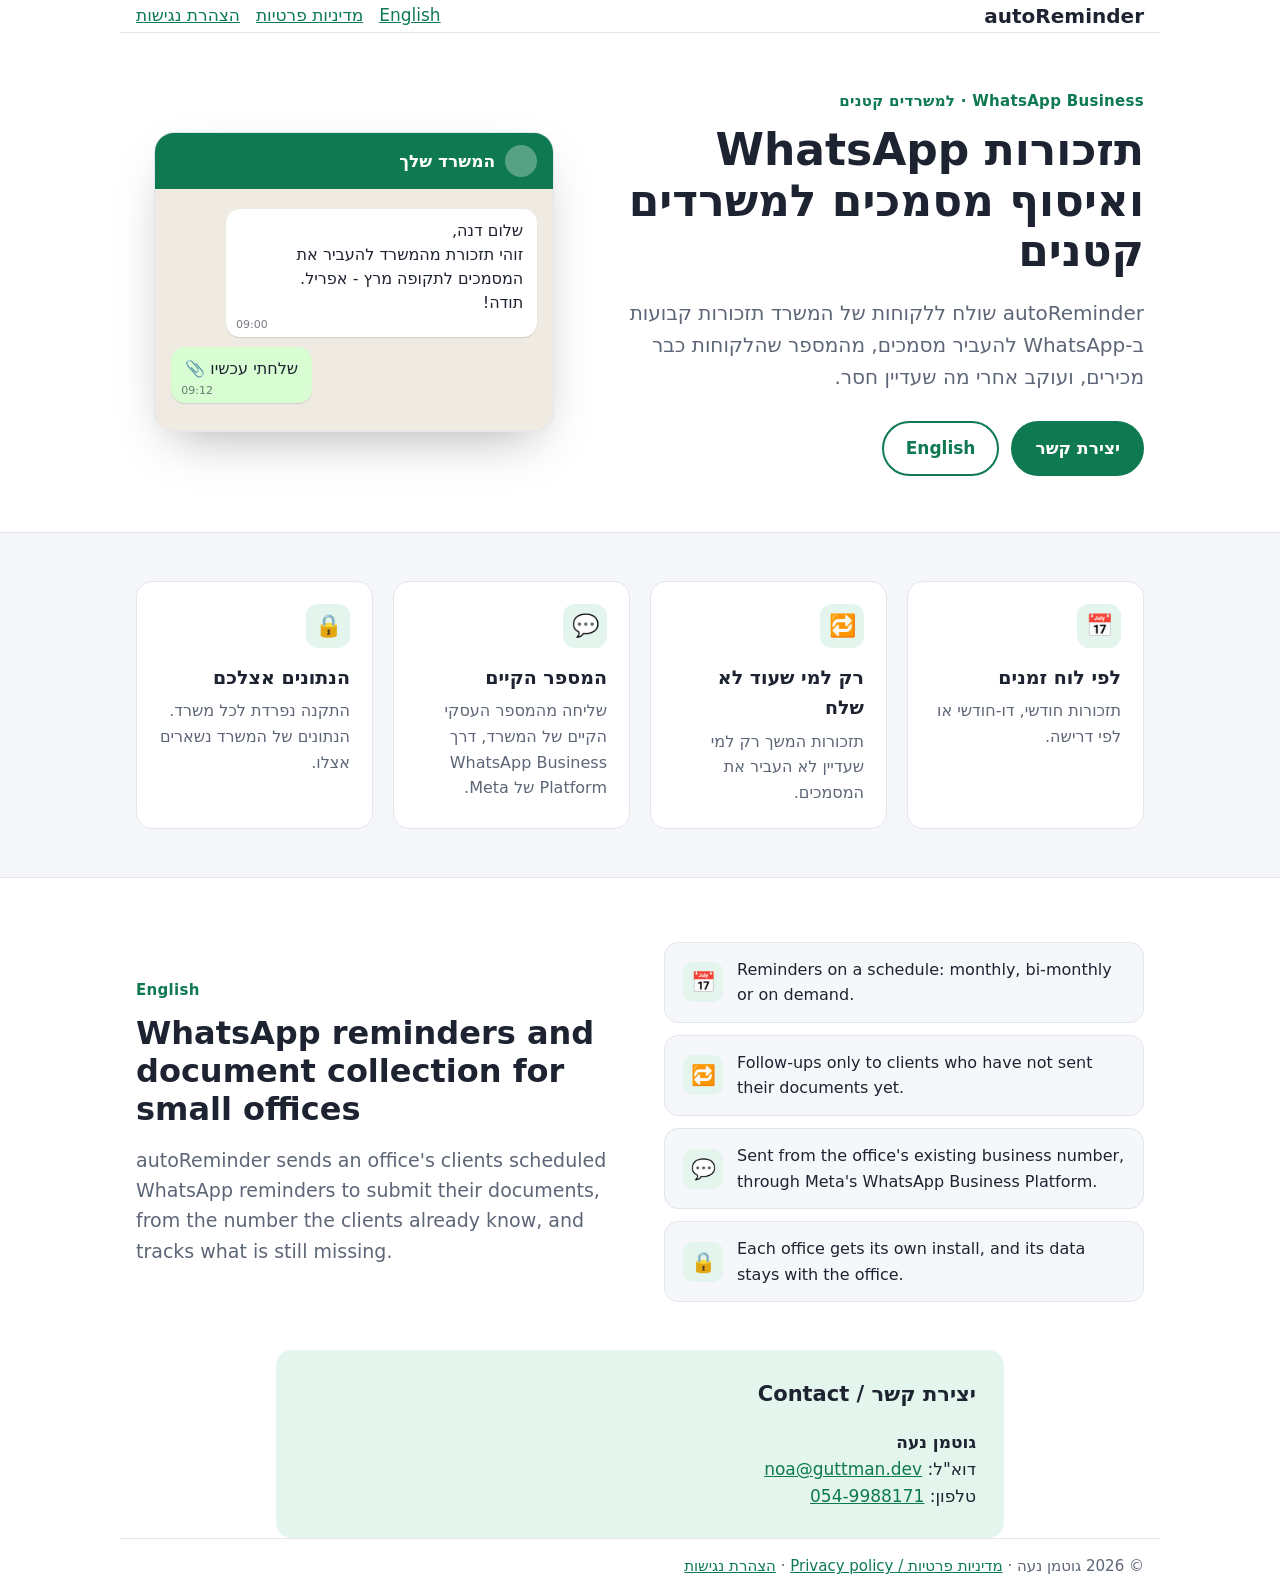
<file: index.html>
<!doctype html>
<html lang="he" dir="rtl">
  <head>
    <meta charset="utf-8" />
    <meta name="viewport" content="width=device-width, initial-scale=1" />
    <title>autoReminder | גוטמן נעה</title>
    <meta
      name="description"
      content="autoReminder: תזכורות WhatsApp ואיסוף מסמכים למשרדים קטנים. WhatsApp reminders and document collection for small offices."
    />
    <link rel="stylesheet" href="styles.css" />
  </head>
  <body>
    <a class="skip-link" href="#main">דילוג לתוכן הראשי</a>
    <header class="wrap">
      <p class="brand"><a href="./">autoReminder</a></p>
      <nav aria-label="ניווט ראשי">
        <a href="#en" lang="en">English</a>
        <a href="privacy.html">מדיניות פרטיות</a>
        <a href="accessibility.html">הצהרת נגישות</a>
      </nav>
    </header>

    <main id="main">
      <section class="hero wrap">
        <div class="hero-text">
          <p class="eyebrow">WhatsApp Business · <span lang="he">למשרדים קטנים</span></p>
          <h1>תזכורות WhatsApp ואיסוף מסמכים למשרדים קטנים</h1>
          <p class="lead">
            autoReminder שולח ללקוחות של המשרד תזכורות קבועות ב-WhatsApp להעביר מסמכים, מהמספר
            שהלקוחות כבר מכירים, ועוקב אחרי מה שעדיין חסר.
          </p>
          <p class="cta-row">
            <a class="button" href="#contact">יצירת קשר</a>
            <a class="button ghost" href="#en" lang="en">English</a>
          </p>
        </div>

        <div class="chat" role="img" aria-label="דוגמה להודעת תזכורת ב-WhatsApp">
          <div class="chat-bar"><span class="avatar" aria-hidden="true"></span>המשרד שלך</div>
          <div class="chat-body">
            <p class="bubble in">
              שלום דנה,<br />זוהי תזכורת מהמשרד להעביר את המסמכים לתקופה מרץ - אפריל.<br />תודה!
              <span class="time">09:00</span>
            </p>
            <p class="bubble out">שלחתי עכשיו 📎<span class="time">09:12</span></p>
          </div>
        </div>
      </section>

      <section class="band">
        <ul class="features wrap">
          <li>
            <span class="icon" aria-hidden="true">📅</span>
            <h2>לפי לוח זמנים</h2>
            <p>תזכורות חודשי, דו-חודשי או לפי דרישה.</p>
          </li>
          <li>
            <span class="icon" aria-hidden="true">🔁</span>
            <h2>רק למי שעוד לא שלח</h2>
            <p>תזכורות המשך רק למי שעדיין לא העביר את המסמכים.</p>
          </li>
          <li>
            <span class="icon" aria-hidden="true">💬</span>
            <h2>המספר הקיים</h2>
            <p>שליחה מהמספר העסקי הקיים של המשרד, דרך WhatsApp Business Platform של Meta.</p>
          </li>
          <li>
            <span class="icon" aria-hidden="true">🔒</span>
            <h2>הנתונים אצלכם</h2>
            <p>התקנה נפרדת לכל משרד. הנתונים של המשרד נשארים אצלו.</p>
          </li>
        </ul>
      </section>

      <section id="en" lang="en" dir="ltr" class="band-en">
        <div class="en wrap">
          <div class="en-text">
            <p class="eyebrow">English</p>
            <h2>WhatsApp reminders and document collection for small offices</h2>
            <p class="lead">
              autoReminder sends an office's clients scheduled WhatsApp reminders to submit their
              documents, from the number the clients already know, and tracks what is still
              missing.
            </p>
          </div>
          <ul class="en-points">
            <li>
              <span class="icon" aria-hidden="true">📅</span>
              <p>Reminders on a schedule: monthly, bi-monthly or on demand.</p>
            </li>
            <li>
              <span class="icon" aria-hidden="true">🔁</span>
              <p>Follow-ups only to clients who have not sent their documents yet.</p>
            </li>
            <li>
              <span class="icon" aria-hidden="true">💬</span>
              <p>Sent from the office's existing business number, through Meta's WhatsApp Business Platform.</p>
            </li>
            <li>
              <span class="icon" aria-hidden="true">🔒</span>
              <p>Each office gets its own install, and its data stays with the office.</p>
            </li>
          </ul>
        </div>
      </section>

      <section id="contact" class="wrap">
        <div class="contact">
          <h2>יצירת קשר <span lang="en">/ Contact</span></h2>
          <p>
            <strong>גוטמן נעה</strong><br />
            דוא"ל: <a href="mailto:noa@guttman.dev">noa@guttman.dev</a><br />
            טלפון: <a href="tel:+972549988171" dir="ltr">054-9988171</a>
          </p>
        </div>
      </section>
    </main>

    <footer class="wrap">
      <p>
        © 2026 גוטמן נעה ·
        <a href="privacy.html">מדיניות פרטיות <span lang="en">/ Privacy policy</span></a> ·
        <a href="accessibility.html">הצהרת נגישות</a>
      </p>
    </footer>
  </body>
</html>
</file>
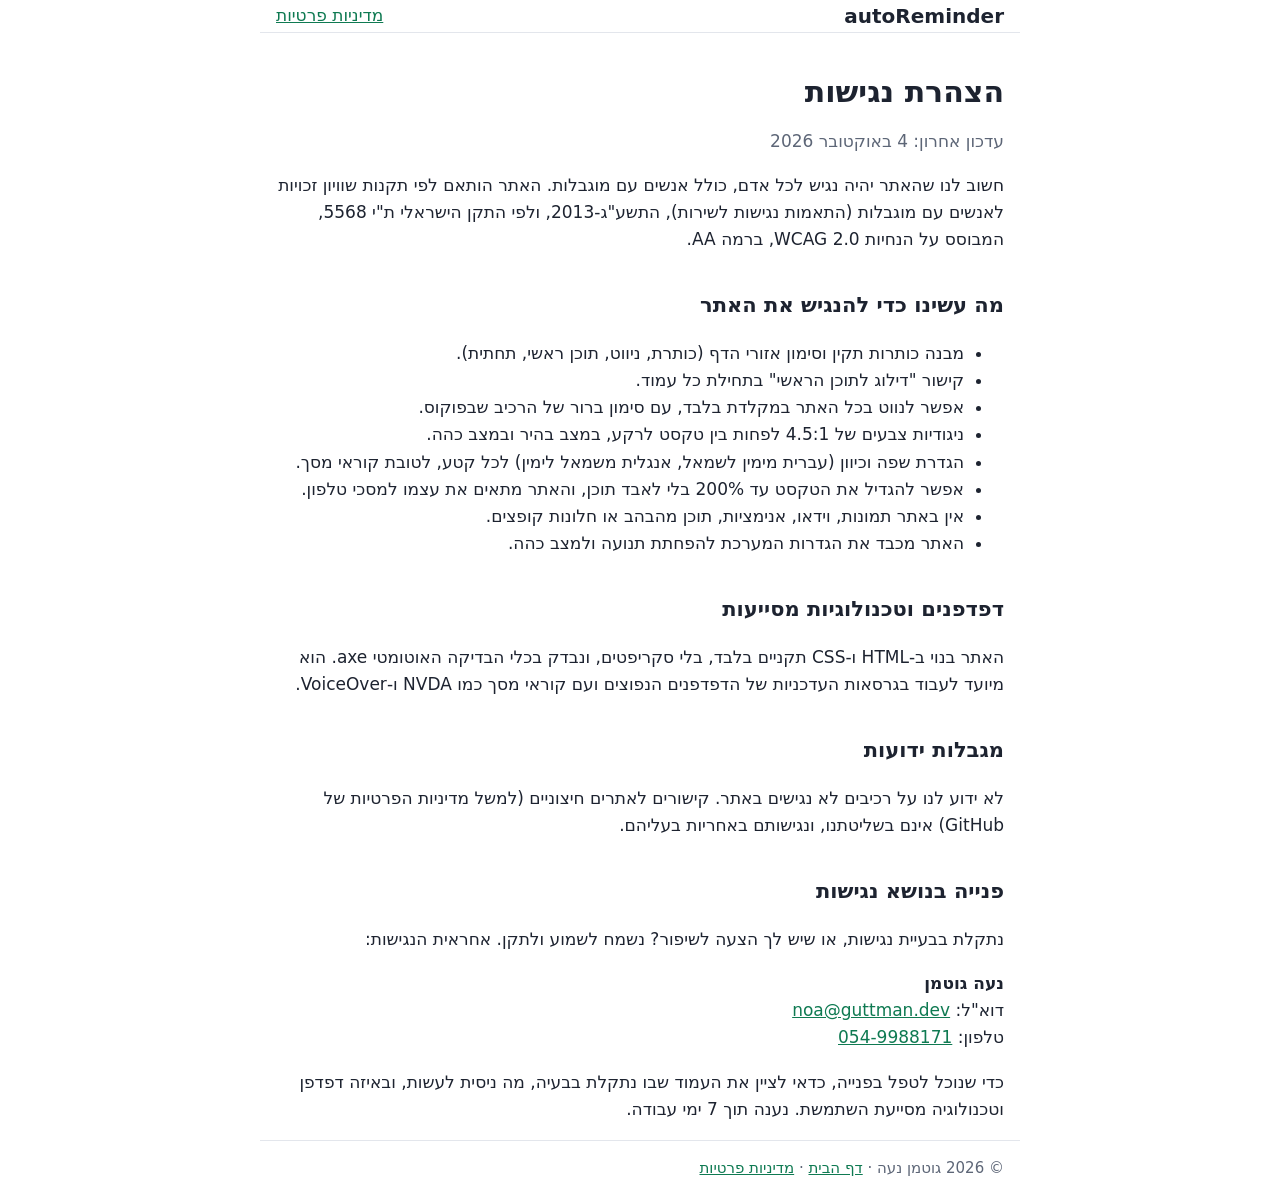
<file: accessibility.html>
<!doctype html>
<html lang="he" dir="rtl">
  <head>
    <meta charset="utf-8" />
    <meta name="viewport" content="width=device-width, initial-scale=1" />
    <title>הצהרת נגישות | autoReminder</title>
    <link rel="stylesheet" href="styles.css" />
  </head>
  <body>
    <a class="skip-link" href="#main">דילוג לתוכן הראשי</a>
    <header class="wrap">
      <p class="brand"><a href="./">autoReminder</a></p>
      <nav aria-label="ניווט ראשי">
        <a href="privacy.html">מדיניות פרטיות</a>
      </nav>
    </header>

    <main id="main" class="wrap">
      <h1>הצהרת נגישות</h1>
      <p class="muted">עדכון אחרון: 4 באוקטובר 2026</p>

      <p>
        חשוב לנו שהאתר יהיה נגיש לכל אדם, כולל אנשים עם מוגבלות. האתר הותאם לפי תקנות שוויון
        זכויות לאנשים עם מוגבלות (התאמות נגישות לשירות), התשע"ג-2013, ולפי התקן הישראלי ת"י 5568,
        המבוסס על הנחיות WCAG 2.0, ברמה AA.
      </p>

      <h2>מה עשינו כדי להנגיש את האתר</h2>
      <ul>
        <li>מבנה כותרות תקין וסימון אזורי הדף (כותרת, ניווט, תוכן ראשי, תחתית).</li>
        <li>קישור "דילוג לתוכן הראשי" בתחילת כל עמוד.</li>
        <li>אפשר לנווט בכל האתר במקלדת בלבד, עם סימון ברור של הרכיב שבפוקוס.</li>
        <li>ניגודיות צבעים של 4.5:1 לפחות בין טקסט לרקע, במצב בהיר ובמצב כהה.</li>
        <li>הגדרת שפה וכיוון (עברית מימין לשמאל, אנגלית משמאל לימין) לכל קטע, לטובת קוראי מסך.</li>
        <li>אפשר להגדיל את הטקסט עד 200% בלי לאבד תוכן, והאתר מתאים את עצמו למסכי טלפון.</li>
        <li>אין באתר תמונות, וידאו, אנימציות, תוכן מהבהב או חלונות קופצים.</li>
        <li>האתר מכבד את הגדרות המערכת להפחתת תנועה ולמצב כהה.</li>
      </ul>

      <h2>דפדפנים וטכנולוגיות מסייעות</h2>
      <p>
        האתר בנוי ב-HTML ו-CSS תקניים בלבד, בלי סקריפטים, ונבדק בכלי הבדיקה האוטומטי axe. הוא
        מיועד לעבוד בגרסאות העדכניות של הדפדפנים הנפוצים ועם קוראי מסך כמו NVDA ו-VoiceOver.
      </p>

      <h2>מגבלות ידועות</h2>
      <p>
        לא ידוע לנו על רכיבים לא נגישים באתר. קישורים לאתרים חיצוניים (למשל מדיניות הפרטיות של
        GitHub) אינם בשליטתנו, ונגישותם באחריות בעליהם.
      </p>

      <h2>פנייה בנושא נגישות</h2>
      <p>
        נתקלת בבעיית נגישות, או שיש לך הצעה לשיפור? נשמח לשמוע ולתקן. אחראית הנגישות:
      </p>
      <p>
        <strong>נעה גוטמן</strong><br />
        דוא"ל: <a href="mailto:noa@guttman.dev">noa@guttman.dev</a><br />
        טלפון: <a href="tel:+972549988171" dir="ltr">054-9988171</a>
      </p>
      <p>
        כדי שנוכל לטפל בפנייה, כדאי לציין את העמוד שבו נתקלת בבעיה, מה ניסית לעשות, ובאיזה דפדפן
        וטכנולוגיה מסייעת השתמשת. נענה תוך 7 ימי עבודה.
      </p>
    </main>

    <footer class="wrap">
      <p>
        © 2026 גוטמן נעה · <a href="./">דף הבית</a> ·
        <a href="privacy.html">מדיניות פרטיות</a>
      </p>
    </footer>
  </body>
</html>
</file>
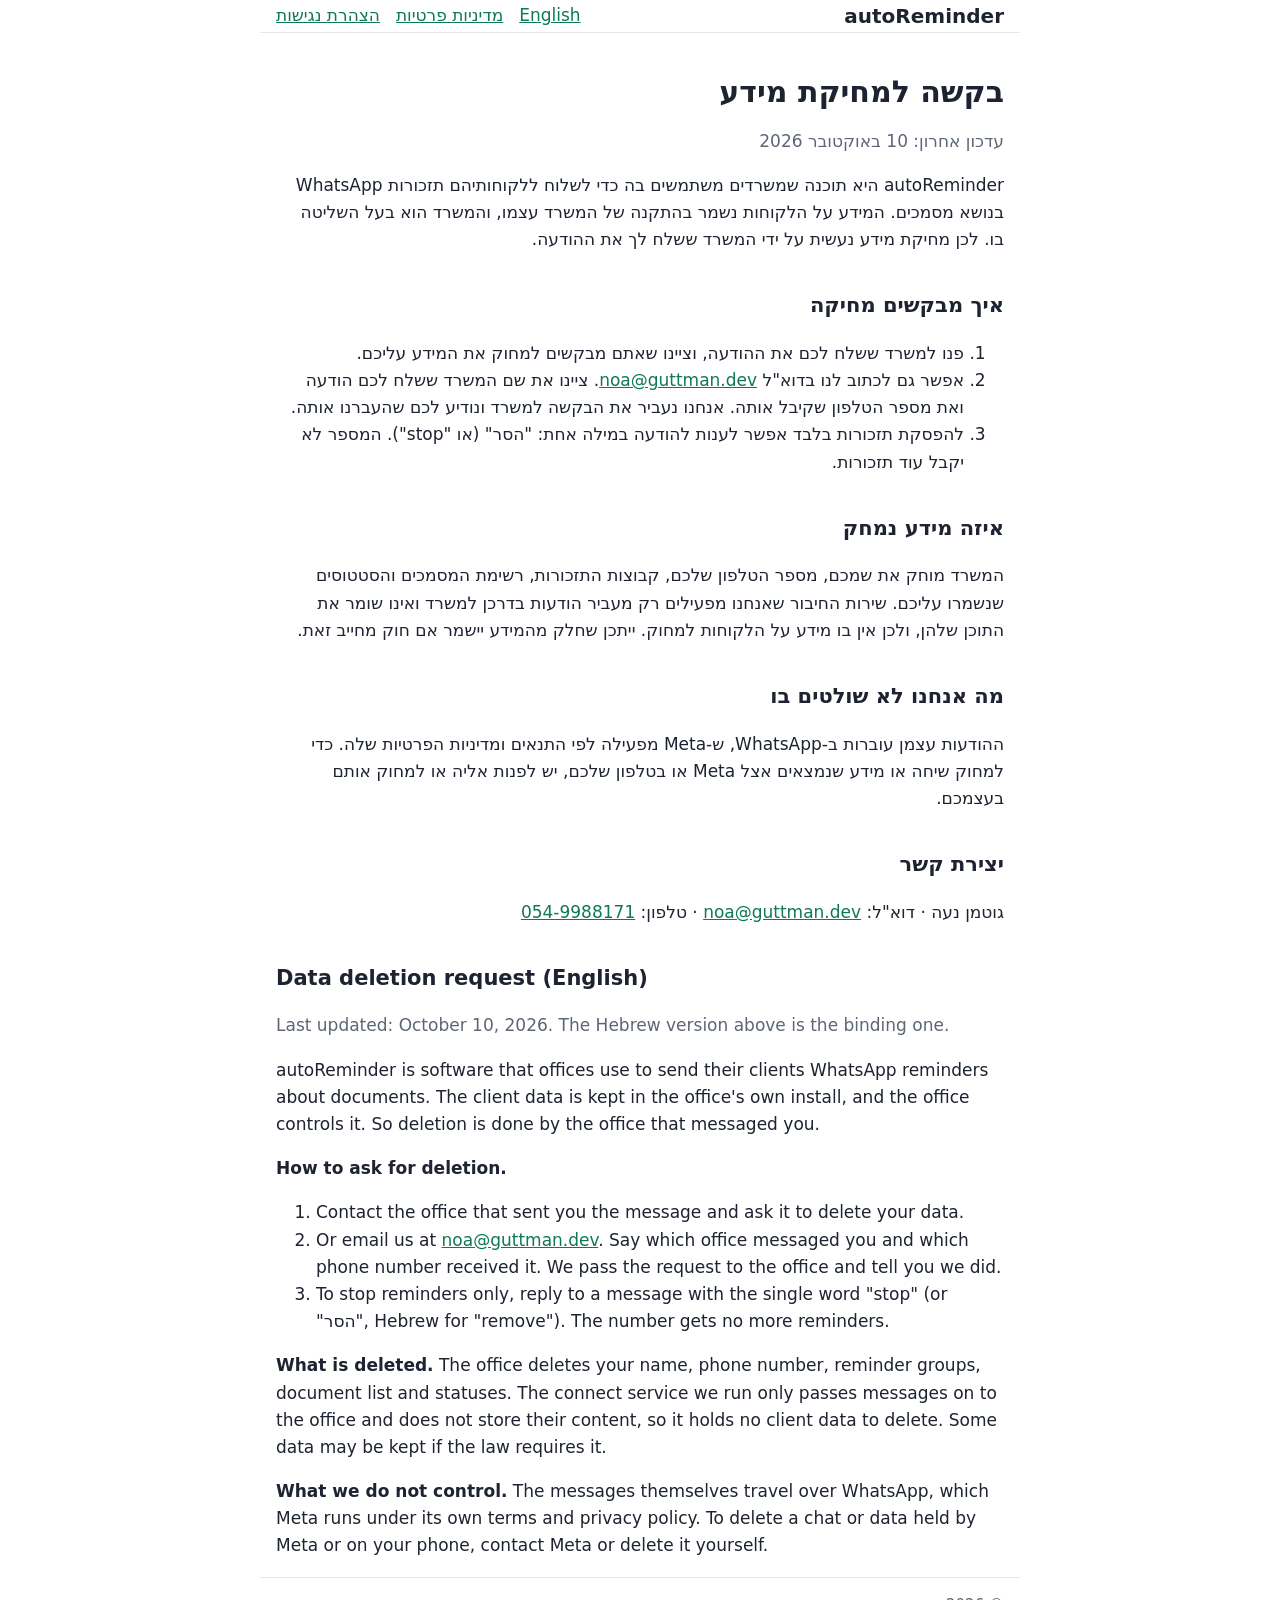
<file: data-deletion.html>
<!doctype html>
<html lang="he" dir="rtl">
  <head>
    <meta charset="utf-8" />
    <meta name="viewport" content="width=device-width, initial-scale=1" />
    <title>בקשה למחיקת מידע | autoReminder</title>
    <link rel="stylesheet" href="styles.css" />
  </head>
  <body>
    <a class="skip-link" href="#main">דילוג לתוכן הראשי</a>
    <header class="wrap">
      <p class="brand"><a href="./">autoReminder</a></p>
      <nav aria-label="ניווט ראשי">
        <a href="#en" lang="en">English</a>
        <a href="privacy.html">מדיניות פרטיות</a>
        <a href="accessibility.html">הצהרת נגישות</a>
      </nav>
    </header>

    <main id="main" class="wrap">
      <h1>בקשה למחיקת מידע</h1>
      <p class="muted">עדכון אחרון: 10 באוקטובר 2026</p>

      <p>
        autoReminder היא תוכנה שמשרדים משתמשים בה כדי לשלוח ללקוחותיהם תזכורות WhatsApp בנושא
        מסמכים. המידע על הלקוחות נשמר בהתקנה של המשרד עצמו, והמשרד הוא בעל השליטה בו. לכן מחיקת
        מידע נעשית על ידי המשרד ששלח לך את ההודעה.
      </p>

      <h2>איך מבקשים מחיקה</h2>
      <ol>
        <li>פנו למשרד ששלח לכם את ההודעה, וציינו שאתם מבקשים למחוק את המידע עליכם.</li>
        <li>
          אפשר גם לכתוב לנו בדוא"ל <a href="mailto:noa@guttman.dev">noa@guttman.dev</a>. ציינו את
          שם המשרד ששלח לכם הודעה ואת מספר הטלפון שקיבל אותה. אנחנו נעביר את הבקשה למשרד ונודיע
          לכם שהעברנו אותה.
        </li>
        <li>
          להפסקת תזכורות בלבד אפשר לענות להודעה במילה אחת: "הסר" (או "stop"). המספר לא יקבל עוד
          תזכורות.
        </li>
      </ol>

      <h2>איזה מידע נמחק</h2>
      <p>
        המשרד מוחק את שמכם, מספר הטלפון שלכם, קבוצות התזכורות, רשימת המסמכים והסטטוסים שנשמרו
        עליכם. שירות החיבור שאנחנו מפעילים רק מעביר הודעות בדרכן למשרד ואינו שומר את התוכן שלהן,
        ולכן אין בו מידע על הלקוחות למחוק. ייתכן שחלק מהמידע יישמר אם חוק מחייב זאת.
      </p>

      <h2>מה אנחנו לא שולטים בו</h2>
      <p>
        ההודעות עצמן עוברות ב-WhatsApp, ש-Meta מפעילה לפי התנאים ומדיניות הפרטיות שלה. כדי למחוק
        שיחה או מידע שנמצאים אצל Meta או בטלפון שלכם, יש לפנות אליה או למחוק אותם בעצמכם.
      </p>

      <h2>יצירת קשר</h2>
      <p>
        גוטמן נעה · דוא"ל: <a href="mailto:noa@guttman.dev">noa@guttman.dev</a> · טלפון:
        <a href="tel:+972549988171" dir="ltr">054-9988171</a>
      </p>

      <section id="en" lang="en" dir="ltr">
        <h2>Data deletion request (English)</h2>
        <p class="muted">Last updated: October 10, 2026. The Hebrew version above is the binding one.</p>
        <p>
          autoReminder is software that offices use to send their clients WhatsApp reminders about
          documents. The client data is kept in the office's own install, and the office controls
          it. So deletion is done by the office that messaged you.
        </p>
        <p><strong>How to ask for deletion.</strong></p>
        <ol>
          <li>Contact the office that sent you the message and ask it to delete your data.</li>
          <li>
            Or email us at <a href="mailto:noa@guttman.dev">noa@guttman.dev</a>. Say which office
            messaged you and which phone number received it. We pass the request to the office and
            tell you we did.
          </li>
          <li>
            To stop reminders only, reply to a message with the single word "stop" (or "הסר", Hebrew
            for "remove"). The number gets no more reminders.
          </li>
        </ol>
        <p>
          <strong>What is deleted.</strong> The office deletes your name, phone number, reminder
          groups, document list and statuses. The connect service we run only passes messages on to
          the office and does not store their content, so it holds no client data to delete. Some
          data may be kept if the law requires it.
        </p>
        <p>
          <strong>What we do not control.</strong> The messages themselves travel over WhatsApp,
          which Meta runs under its own terms and privacy policy. To delete a chat or data held by
          Meta or on your phone, contact Meta or delete it yourself.
        </p>
      </section>
    </main>

    <footer class="wrap">
      <p>
        © 2026 גוטמן נעה · <a href="./">דף הבית</a> ·
        <a href="privacy.html">מדיניות פרטיות</a> ·
        <a href="accessibility.html">הצהרת נגישות</a>
      </p>
    </footer>
  </body>
</html>
</file>
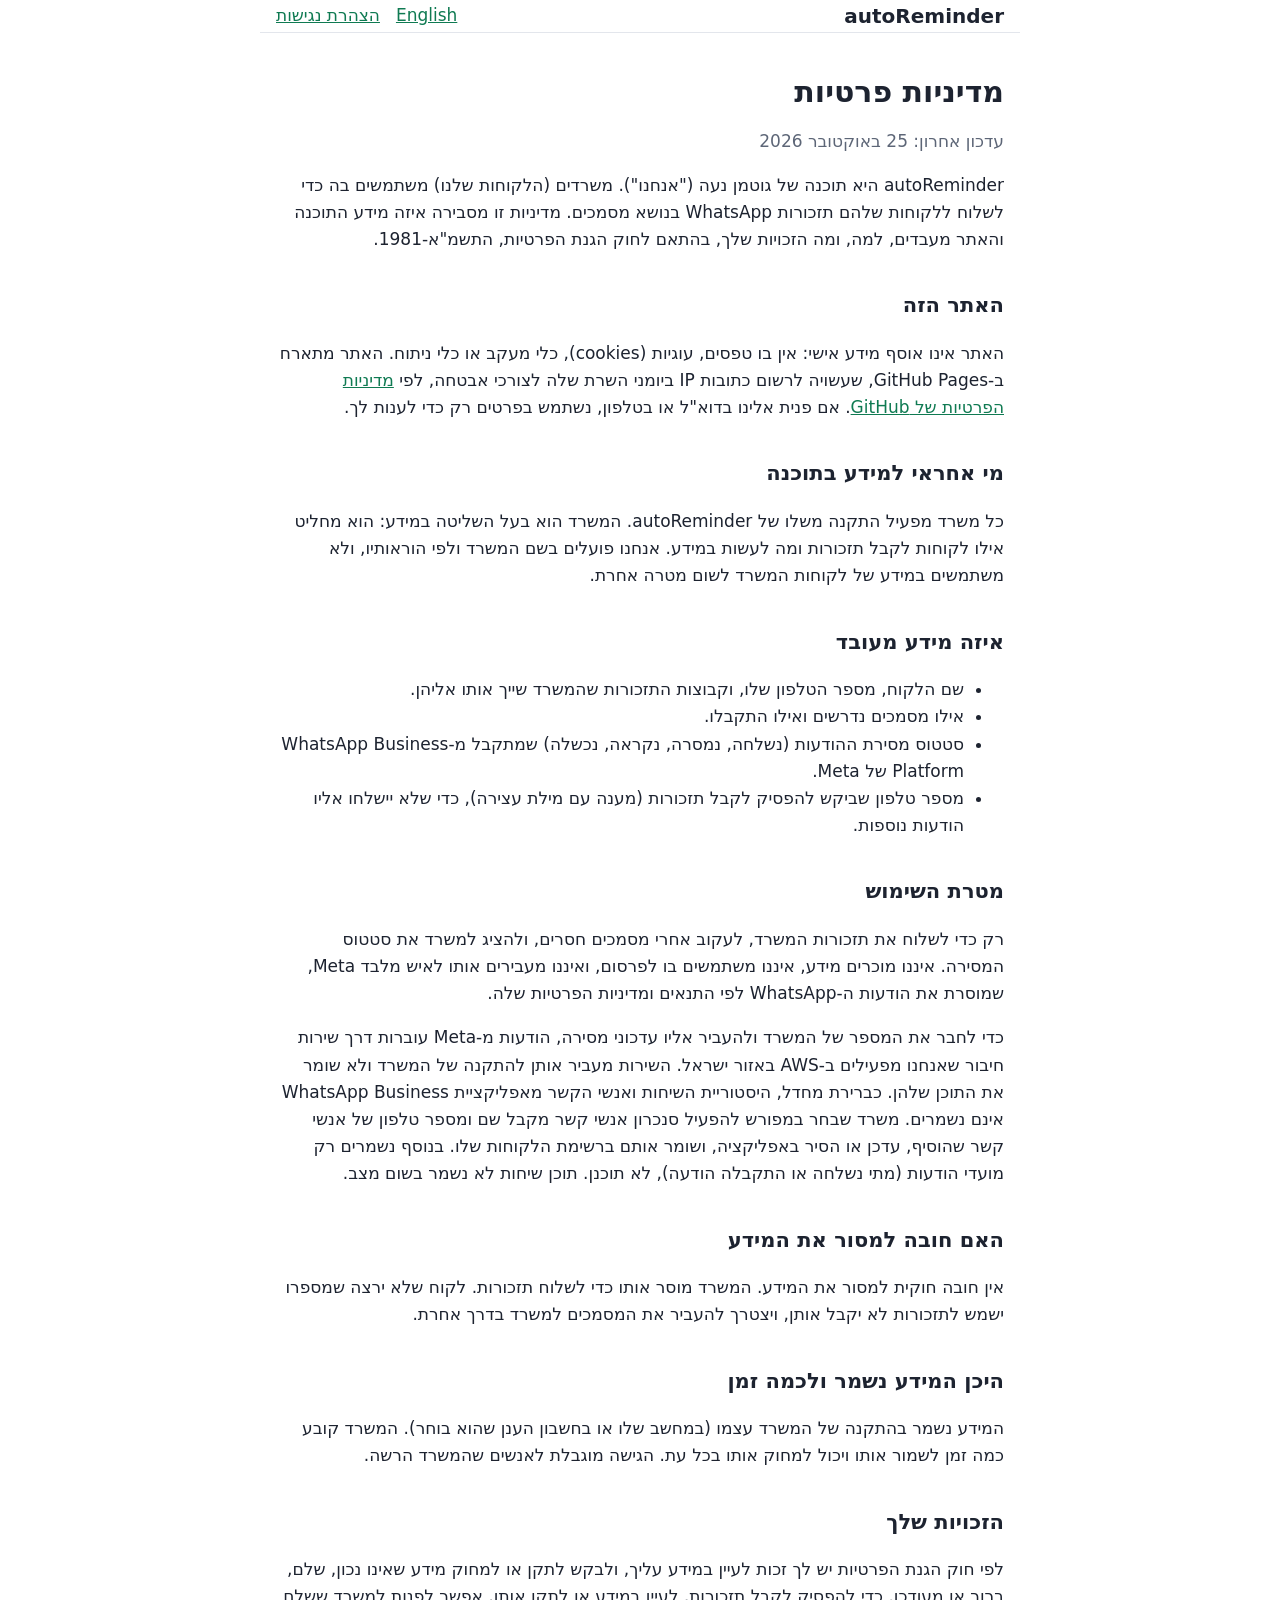
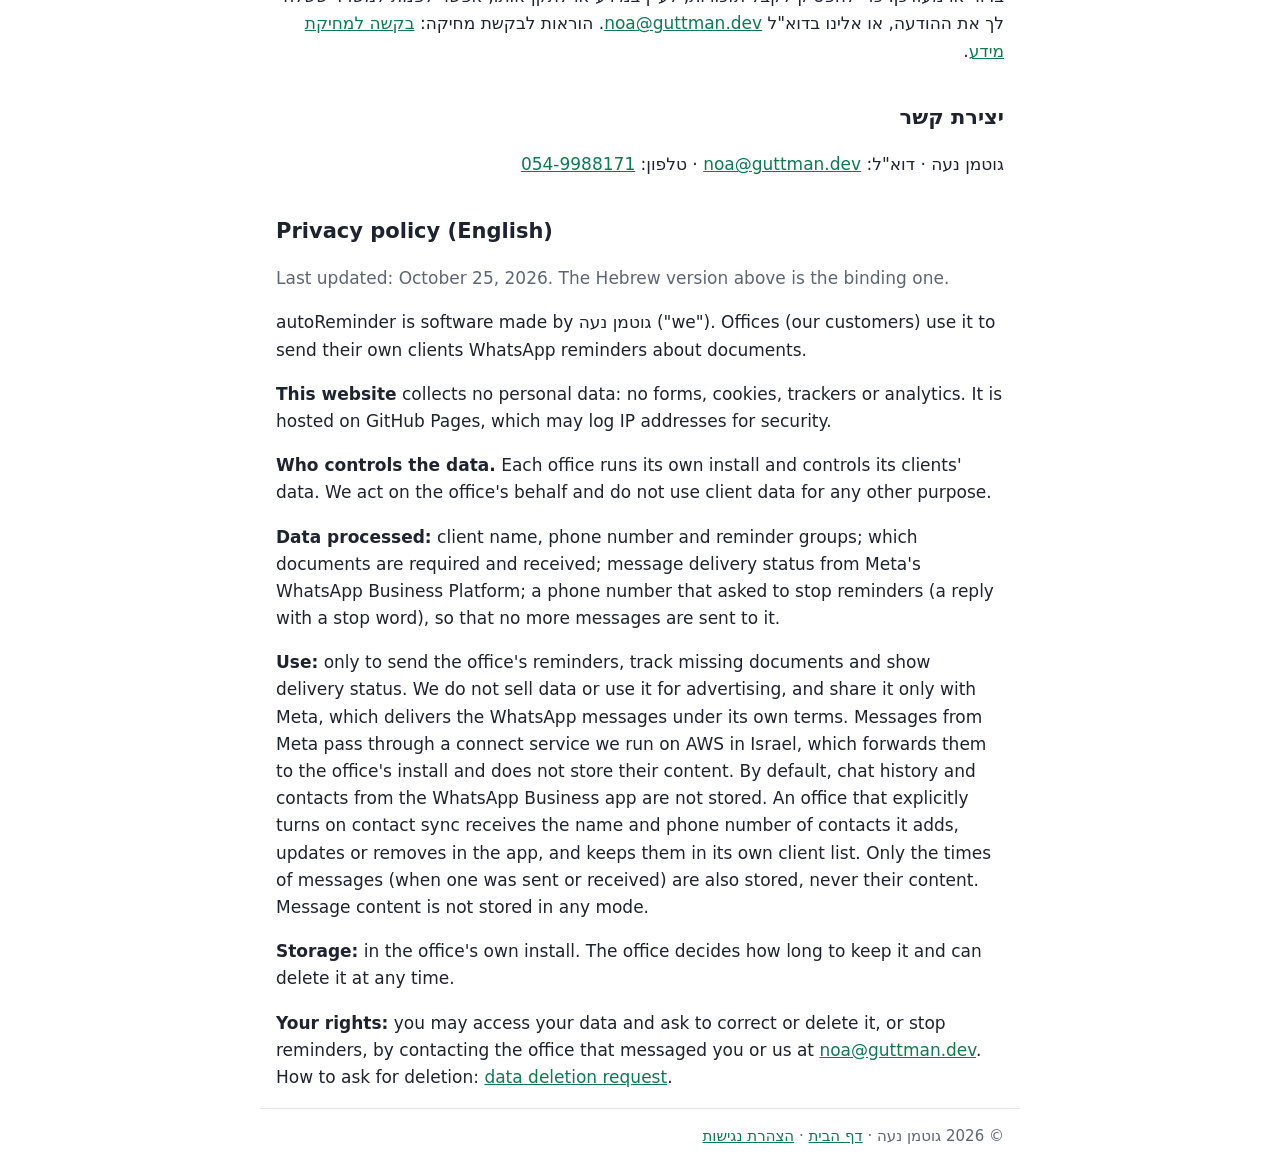
<file: privacy.html>
<!doctype html>
<html lang="he" dir="rtl">
  <head>
    <meta charset="utf-8" />
    <meta name="viewport" content="width=device-width, initial-scale=1" />
    <title>מדיניות פרטיות | autoReminder</title>
    <link rel="stylesheet" href="styles.css" />
  </head>
  <body>
    <a class="skip-link" href="#main">דילוג לתוכן הראשי</a>
    <header class="wrap">
      <p class="brand"><a href="./">autoReminder</a></p>
      <nav aria-label="ניווט ראשי">
        <a href="#en" lang="en">English</a>
        <a href="accessibility.html">הצהרת נגישות</a>
      </nav>
    </header>

    <main id="main" class="wrap">
      <h1>מדיניות פרטיות</h1>
      <p class="muted">עדכון אחרון: 25 באוקטובר 2026</p>

      <p>
        autoReminder היא תוכנה של גוטמן נעה ("אנחנו"). משרדים (הלקוחות שלנו) משתמשים בה כדי לשלוח
        ללקוחות שלהם תזכורות WhatsApp בנושא מסמכים. מדיניות זו מסבירה איזה מידע התוכנה והאתר
        מעבדים, למה, ומה הזכויות שלך, בהתאם לחוק הגנת הפרטיות, התשמ"א-1981.
      </p>

      <h2>האתר הזה</h2>
      <p>
        האתר אינו אוסף מידע אישי: אין בו טפסים, עוגיות (cookies), כלי מעקב או כלי ניתוח. האתר
        מתארח ב-GitHub Pages, שעשויה לרשום כתובות IP ביומני השרת שלה לצורכי אבטחה, לפי
        <a href="https://docs.github.com/site-policy/privacy-policies/github-general-privacy-statement" lang="en"
          >מדיניות הפרטיות של GitHub</a
        >. אם פנית אלינו בדוא"ל או בטלפון, נשתמש בפרטים רק כדי לענות לך.
      </p>

      <h2>מי אחראי למידע בתוכנה</h2>
      <p>
        כל משרד מפעיל התקנה משלו של autoReminder. המשרד הוא בעל השליטה במידע: הוא מחליט אילו
        לקוחות לקבל תזכורות ומה לעשות במידע. אנחנו פועלים בשם המשרד ולפי הוראותיו, ולא משתמשים
        במידע של לקוחות המשרד לשום מטרה אחרת.
      </p>

      <h2>איזה מידע מעובד</h2>
      <ul>
        <li>שם הלקוח, מספר הטלפון שלו, וקבוצות התזכורות שהמשרד שייך אותו אליהן.</li>
        <li>אילו מסמכים נדרשים ואילו התקבלו.</li>
        <li>סטטוס מסירת ההודעות (נשלחה, נמסרה, נקראה, נכשלה) שמתקבל מ-WhatsApp Business Platform של Meta.</li>
        <li>מספר טלפון שביקש להפסיק לקבל תזכורות (מענה עם מילת עצירה), כדי שלא יישלחו אליו הודעות נוספות.</li>
      </ul>

      <h2>מטרת השימוש</h2>
      <p>
        רק כדי לשלוח את תזכורות המשרד, לעקוב אחרי מסמכים חסרים, ולהציג למשרד את סטטוס המסירה. איננו
        מוכרים מידע, איננו משתמשים בו לפרסום, ואיננו מעבירים אותו לאיש מלבד Meta, שמוסרת את הודעות
        ה-WhatsApp לפי התנאים ומדיניות הפרטיות שלה.
      </p>
      <p>
        כדי לחבר את המספר של המשרד ולהעביר אליו עדכוני מסירה, הודעות מ-Meta עוברות דרך שירות חיבור
        שאנחנו מפעילים ב-AWS באזור ישראל. השירות מעביר אותן להתקנה של המשרד ולא שומר את התוכן שלהן.
        כברירת מחדל, היסטוריית השיחות ואנשי הקשר מאפליקציית WhatsApp Business אינם נשמרים. משרד שבחר
        במפורש להפעיל סנכרון אנשי קשר מקבל שם ומספר טלפון של אנשי קשר שהוסיף, עדכן או הסיר באפליקציה,
        ושומר אותם ברשימת הלקוחות שלו. בנוסף נשמרים רק מועדי הודעות (מתי נשלחה או התקבלה הודעה), לא
        תוכנן. תוכן שיחות לא נשמר בשום מצב.
      </p>

      <h2>האם חובה למסור את המידע</h2>
      <p>
        אין חובה חוקית למסור את המידע. המשרד מוסר אותו כדי לשלוח תזכורות. לקוח שלא ירצה שמספרו
        ישמש לתזכורות לא יקבל אותן, ויצטרך להעביר את המסמכים למשרד בדרך אחרת.
      </p>

      <h2>היכן המידע נשמר ולכמה זמן</h2>
      <p>
        המידע נשמר בהתקנה של המשרד עצמו (במחשב שלו או בחשבון הענן שהוא בוחר). המשרד קובע כמה זמן
        לשמור אותו ויכול למחוק אותו בכל עת. הגישה מוגבלת לאנשים שהמשרד הרשה.
      </p>

      <h2>הזכויות שלך</h2>
      <p>
        לפי חוק הגנת הפרטיות יש לך זכות לעיין במידע עליך, ולבקש לתקן או למחוק מידע שאינו נכון,
        שלם, ברור או מעודכן. כדי להפסיק לקבל תזכורות, לעיין במידע או לתקן אותו, אפשר לפנות למשרד
        ששלח לך את ההודעה, או אלינו בדוא"ל <a href="mailto:noa@guttman.dev">noa@guttman.dev</a>.
        הוראות לבקשת מחיקה: <a href="data-deletion.html">בקשה למחיקת מידע</a>.
      </p>

      <h2>יצירת קשר</h2>
      <p>
        גוטמן נעה · דוא"ל: <a href="mailto:noa@guttman.dev">noa@guttman.dev</a> · טלפון:
        <a href="tel:+972549988171" dir="ltr">054-9988171</a>
      </p>

      <section id="en" lang="en" dir="ltr">
        <h2>Privacy policy (English)</h2>
        <p class="muted">Last updated: October 25, 2026. The Hebrew version above is the binding one.</p>
        <p>
          autoReminder is software made by <span lang="he" dir="rtl">גוטמן נעה</span> ("we").
          Offices (our customers) use it to send their own clients WhatsApp reminders about
          documents.
        </p>
        <p>
          <strong>This website</strong> collects no personal data: no forms, cookies, trackers or
          analytics. It is hosted on GitHub Pages, which may log IP addresses for security.
        </p>
        <p>
          <strong>Who controls the data.</strong> Each office runs its own install and controls its
          clients' data. We act on the office's behalf and do not use client data for any other
          purpose.
        </p>
        <p>
          <strong>Data processed:</strong> client name, phone number and reminder groups; which
          documents are required and received; message delivery status from Meta's WhatsApp
          Business Platform; a phone number that asked to stop reminders (a reply with a stop
          word), so that no more messages are sent to it.
        </p>
        <p>
          <strong>Use:</strong> only to send the office's reminders, track missing documents and
          show delivery status. We do not sell data or use it for advertising, and share it only
          with Meta, which delivers the WhatsApp messages under its own terms. Messages from Meta pass
          through a connect service we run on AWS in Israel, which forwards them to the office's install
          and does not store their content. By default, chat history and contacts from the WhatsApp Business app are not stored. An
          office that explicitly turns on contact sync receives the name and phone number of
          contacts it adds, updates or removes in the app, and keeps them in its own client list.
          Only the times of messages (when one was sent or received) are also stored, never their
          content. Message content is not stored in any mode.
        </p>
        <p>
          <strong>Storage:</strong> in the office's own install. The office decides how long to keep
          it and can delete it at any time.
        </p>
        <p>
          <strong>Your rights:</strong> you may access your data and ask to correct or delete it,
          or stop reminders, by contacting the office that messaged you or us at
          <a href="mailto:noa@guttman.dev">noa@guttman.dev</a>. How to ask for deletion:
          <a href="data-deletion.html#en">data deletion request</a>.
        </p>
      </section>
    </main>

    <footer class="wrap">
      <p>
        © 2026 גוטמן נעה · <a href="./">דף הבית</a> ·
        <a href="accessibility.html">הצהרת נגישות</a>
      </p>
    </footer>
  </body>
</html>
</file>
<file: styles.css>
:root {
  --bg: #ffffff;
  --fg: #1d2330;
  --muted: #5d6677;
  --accent: #0f7a52;
  --line: #e3e6ec;
  color-scheme: light dark;
}

@media (prefers-color-scheme: dark) {
  :root {
    --bg: #12151b;
    --fg: #e7eaf0;
    --muted: #9aa3b2;
    --accent: #3fc28d;
    --line: #2a2f3a;
  }
}

* {
  box-sizing: border-box;
}

body {
  margin: 0;
  background: var(--bg);
  color: var(--fg);
  font: 17px/1.6 system-ui, -apple-system, 'Segoe UI', Arial, sans-serif;
}

.wrap {
  max-width: 760px;
  margin: 0 auto;
  padding: 0 16px;
}

header {
  display: flex;
  justify-content: space-between;
  align-items: center;
  gap: 16px;
  padding-top: 20px;
  padding-bottom: 20px;
  border-bottom: 1px solid var(--line);
}

header nav {
  display: flex;
  gap: 16px;
}

.brand {
  margin: 0;
  font-weight: 700;
  font-size: 20px;
}

.brand a {
  color: inherit;
  text-decoration: none;
}

a {
  color: var(--accent);
}

h1 {
  font-size: 30px;
  line-height: 1.25;
  margin: 40px 0 16px;
}

h2 {
  font-size: 21px;
  margin: 36px 0 8px;
}

.lead {
  font-size: 19px;
}

.muted {
  color: var(--muted);
}

.points li {
  margin: 6px 0;
}

section + section {
  border-top: 1px solid var(--line);
  margin-top: 36px;
}

footer {
  margin-top: 48px;
  padding-top: 16px;
  padding-bottom: 32px;
  border-top: 1px solid var(--line);
  color: var(--muted);
  font-size: 15px;
}

a:hover {
  text-decoration-thickness: 2px;
}

:focus-visible {
  outline: 3px solid var(--accent);
  outline-offset: 2px;
  border-radius: 2px;
}

.skip-link {
  position: absolute;
  inset-inline-start: 8px;
  top: -48px;
  padding: 8px 12px;
  background: var(--fg);
  color: var(--bg);
  z-index: 10;
}

.skip-link:focus {
  top: 8px;
}

header nav {
  flex-wrap: wrap;
}

@media (prefers-reduced-motion: reduce) {
  * {
    scroll-behavior: auto !important;
    transition: none !important;
  }
}

/* home page */
:root {
  --surface: #f5f7fa;
  --accent-soft: #e3f5ec;
  --bubble-in: #ffffff;
  --bubble-out: #d9fdd3;
  --chat-bg: #efeae2;
  --chat-fg: #1d2330;
}

@media (prefers-color-scheme: dark) {
  :root {
    --surface: #181c24;
    --accent-soft: #14301f;
    --bubble-in: #202c33;
    --bubble-out: #005c4b;
    --chat-bg: #0b141a;
    --chat-fg: #e9edef;
  }
}

header {
  position: sticky;
  top: 0;
  z-index: 5;
  background: color-mix(in srgb, var(--bg) 88%, transparent);
  backdrop-filter: blur(8px);
}

.hero {
  display: grid;
  grid-template-columns: 1.2fr 1fr;
  align-items: center;
  gap: 48px;
  padding-top: 56px;
  padding-bottom: 56px;
}

.eyebrow {
  margin: 0 0 12px;
  color: var(--accent);
  font-weight: 600;
  font-size: 15px;
  letter-spacing: 0.02em;
}

.hero h1 {
  font-size: clamp(30px, 5vw, 44px);
  line-height: 1.15;
  margin: 0 0 20px;
}

.hero .lead {
  font-size: 20px;
  color: var(--muted);
  margin: 0 0 28px;
}

.cta-row {
  display: flex;
  flex-wrap: wrap;
  gap: 12px;
  margin: 0;
}

.button {
  display: inline-block;
  padding: 12px 22px;
  border-radius: 999px;
  background: var(--accent);
  color: var(--bg);
  font-weight: 600;
  text-decoration: none;
  border: 2px solid var(--accent);
}

.button.ghost {
  background: transparent;
  color: var(--accent);
}

.button:hover {
  text-decoration: none;
  filter: brightness(1.08);
}

.chat {
  border-radius: 20px;
  overflow: hidden;
  background: var(--chat-bg);
  color: var(--chat-fg);
  box-shadow: 0 20px 50px -20px rgb(0 0 0 / 0.35);
  border: 1px solid var(--line);
}

.chat-bar {
  display: flex;
  align-items: center;
  gap: 10px;
  padding: 12px 16px;
  background: #0f7a52;
  color: #fff;
  font-weight: 600;
}

.avatar {
  width: 32px;
  height: 32px;
  border-radius: 50%;
  background: rgb(255 255 255 / 0.3);
}

.chat-body {
  display: flex;
  flex-direction: column;
  gap: 10px;
  padding: 20px 16px 28px;
}

.bubble {
  position: relative;
  margin: 0;
  max-width: 85%;
  padding: 10px 14px 22px;
  border-radius: 14px;
  font-size: 16px;
  line-height: 1.5;
  box-shadow: 0 1px 1px rgb(0 0 0 / 0.12);
}

.bubble.in {
  align-self: flex-start;
  background: var(--bubble-in);
}

.bubble.out {
  align-self: flex-end;
  background: var(--bubble-out);
}

.bubble .time {
  position: absolute;
  inset-inline-end: 10px;
  bottom: 4px;
  font-size: 11px;
  opacity: 0.6;
}

.band {
  background: var(--surface);
  border-block: 1px solid var(--line);
}

.features {
  list-style: none;
  display: grid;
  grid-template-columns: repeat(auto-fit, minmax(200px, 1fr));
  gap: 20px;
  margin-block: 0;
  padding-block: 48px;
}

.features li {
  margin: 0;
  padding: 22px;
  background: var(--bg);
  border: 1px solid var(--line);
  border-radius: 16px;
}

.features .icon {
  display: grid;
  place-items: center;
  width: 44px;
  height: 44px;
  border-radius: 12px;
  background: var(--accent-soft);
  font-size: 22px;
}

.features h2 {
  font-size: 19px;
  margin: 14px 0 6px;
}

.features p {
  margin: 0;
  color: var(--muted);
  font-size: 16px;
}

.band-en {
  margin-top: 56px;
}

.en {
  display: grid;
  grid-template-columns: 1fr 1fr;
  gap: 48px;
  align-items: center;
  max-width: 1040px;
  padding-block: 8px;
}

.en h2 {
  font-size: clamp(24px, 3.5vw, 32px);
  line-height: 1.2;
  margin: 0 0 16px;
}

.en .lead {
  color: var(--muted);
  margin: 0;
}

.en-points {
  list-style: none;
  display: grid;
  gap: 12px;
  margin: 0;
  padding: 0;
}

.en-points li {
  display: flex;
  align-items: center;
  gap: 14px;
  padding: 14px 18px;
  background: var(--surface);
  border: 1px solid var(--line);
  border-radius: 14px;
}

.en-points .icon {
  flex: none;
  display: grid;
  place-items: center;
  width: 40px;
  height: 40px;
  border-radius: 10px;
  background: var(--accent-soft);
  font-size: 20px;
}

.en-points p {
  margin: 0;
  font-size: 16px;
}

main section + section {
  border-top: 0;
  margin-top: 0;
}

.contact {
  margin: 40px 0 0;
  padding: 28px;
  background: var(--accent-soft);
  border-radius: 16px;
}

.contact h2 {
  margin-top: 0;
}

.contact p {
  margin-bottom: 0;
}

@media (max-width: 720px) {
  .hero {
    grid-template-columns: 1fr;
    gap: 32px;
    padding-top: 32px;
    padding-bottom: 40px;
  }
}

.hero.wrap,
.features.wrap {
  max-width: 1040px;
}

.chat {
  max-width: 400px;
  width: 100%;
  justify-self: center;
}

body:has(.hero) header.wrap,
body:has(.hero) footer.wrap {
  max-width: 1040px;
}

@media (max-width: 720px) {
  .en {
    grid-template-columns: 1fr;
    gap: 24px;
  }
}
</file>
